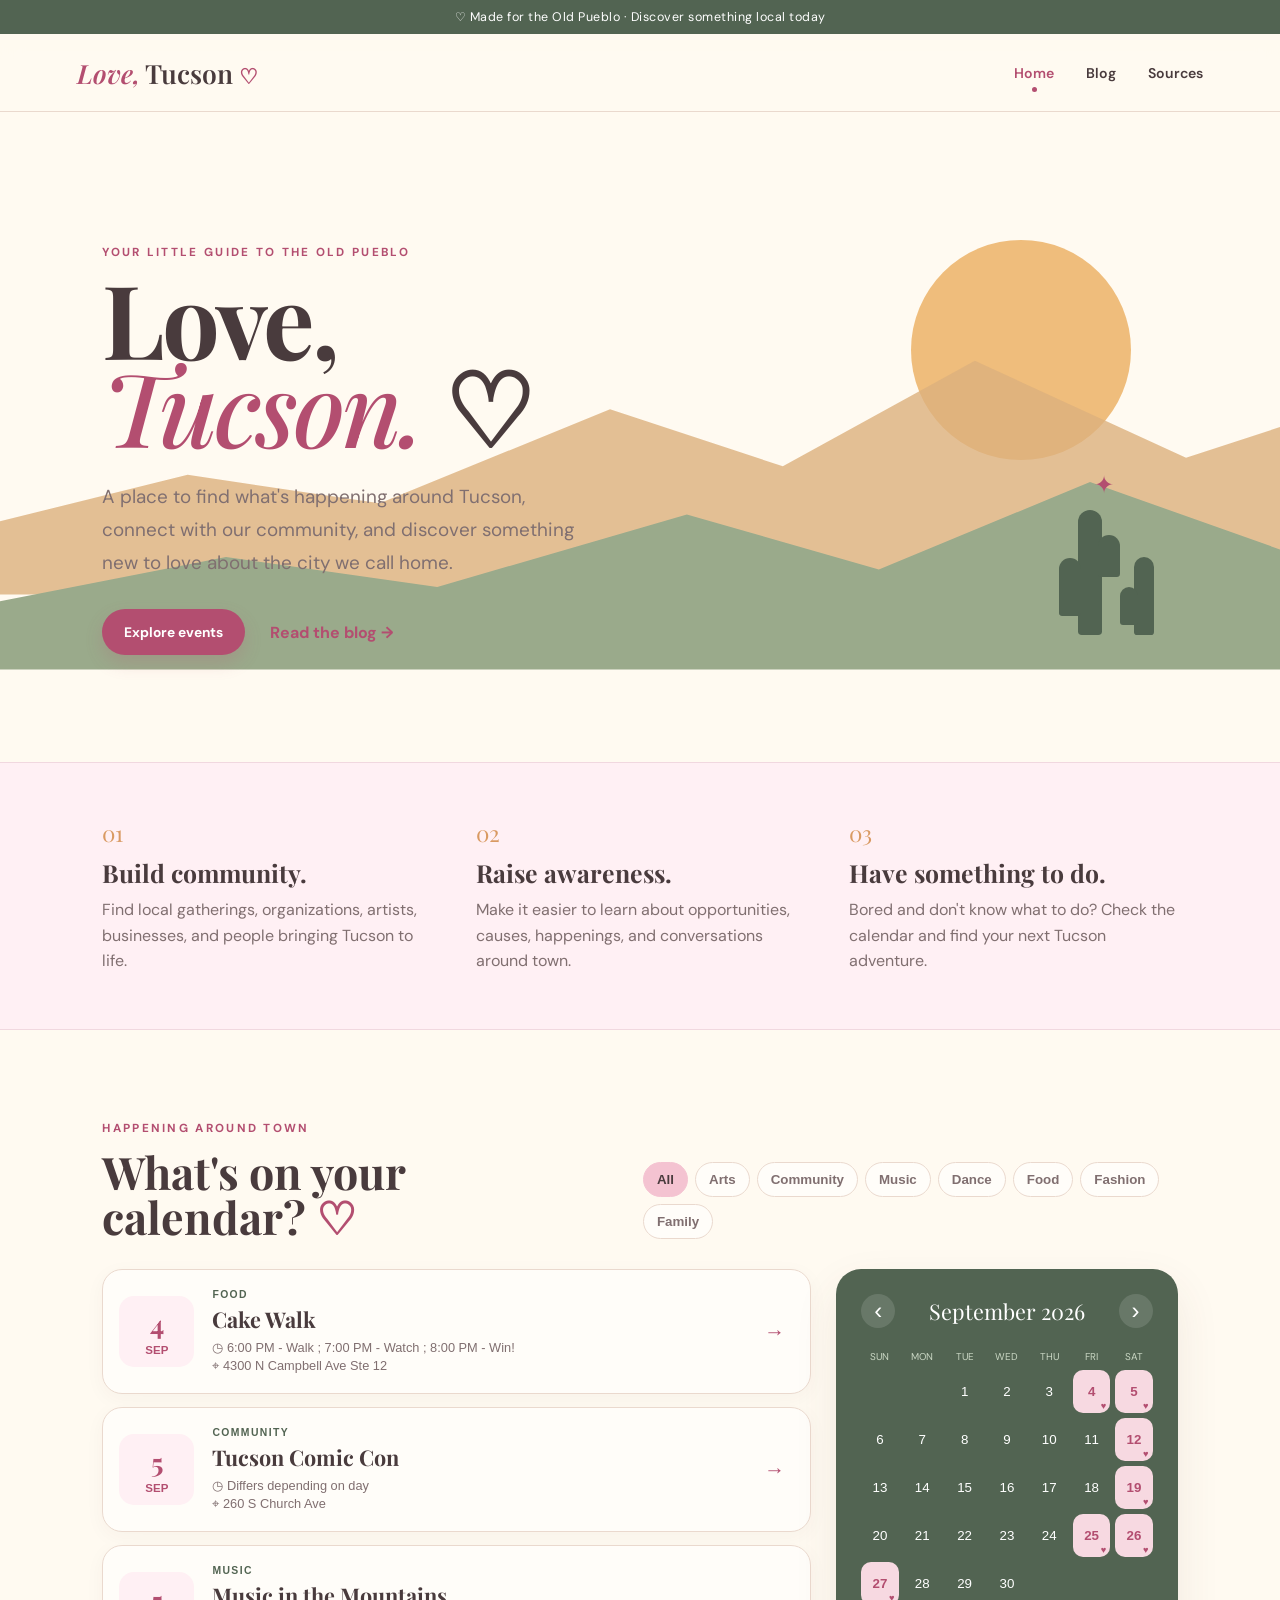
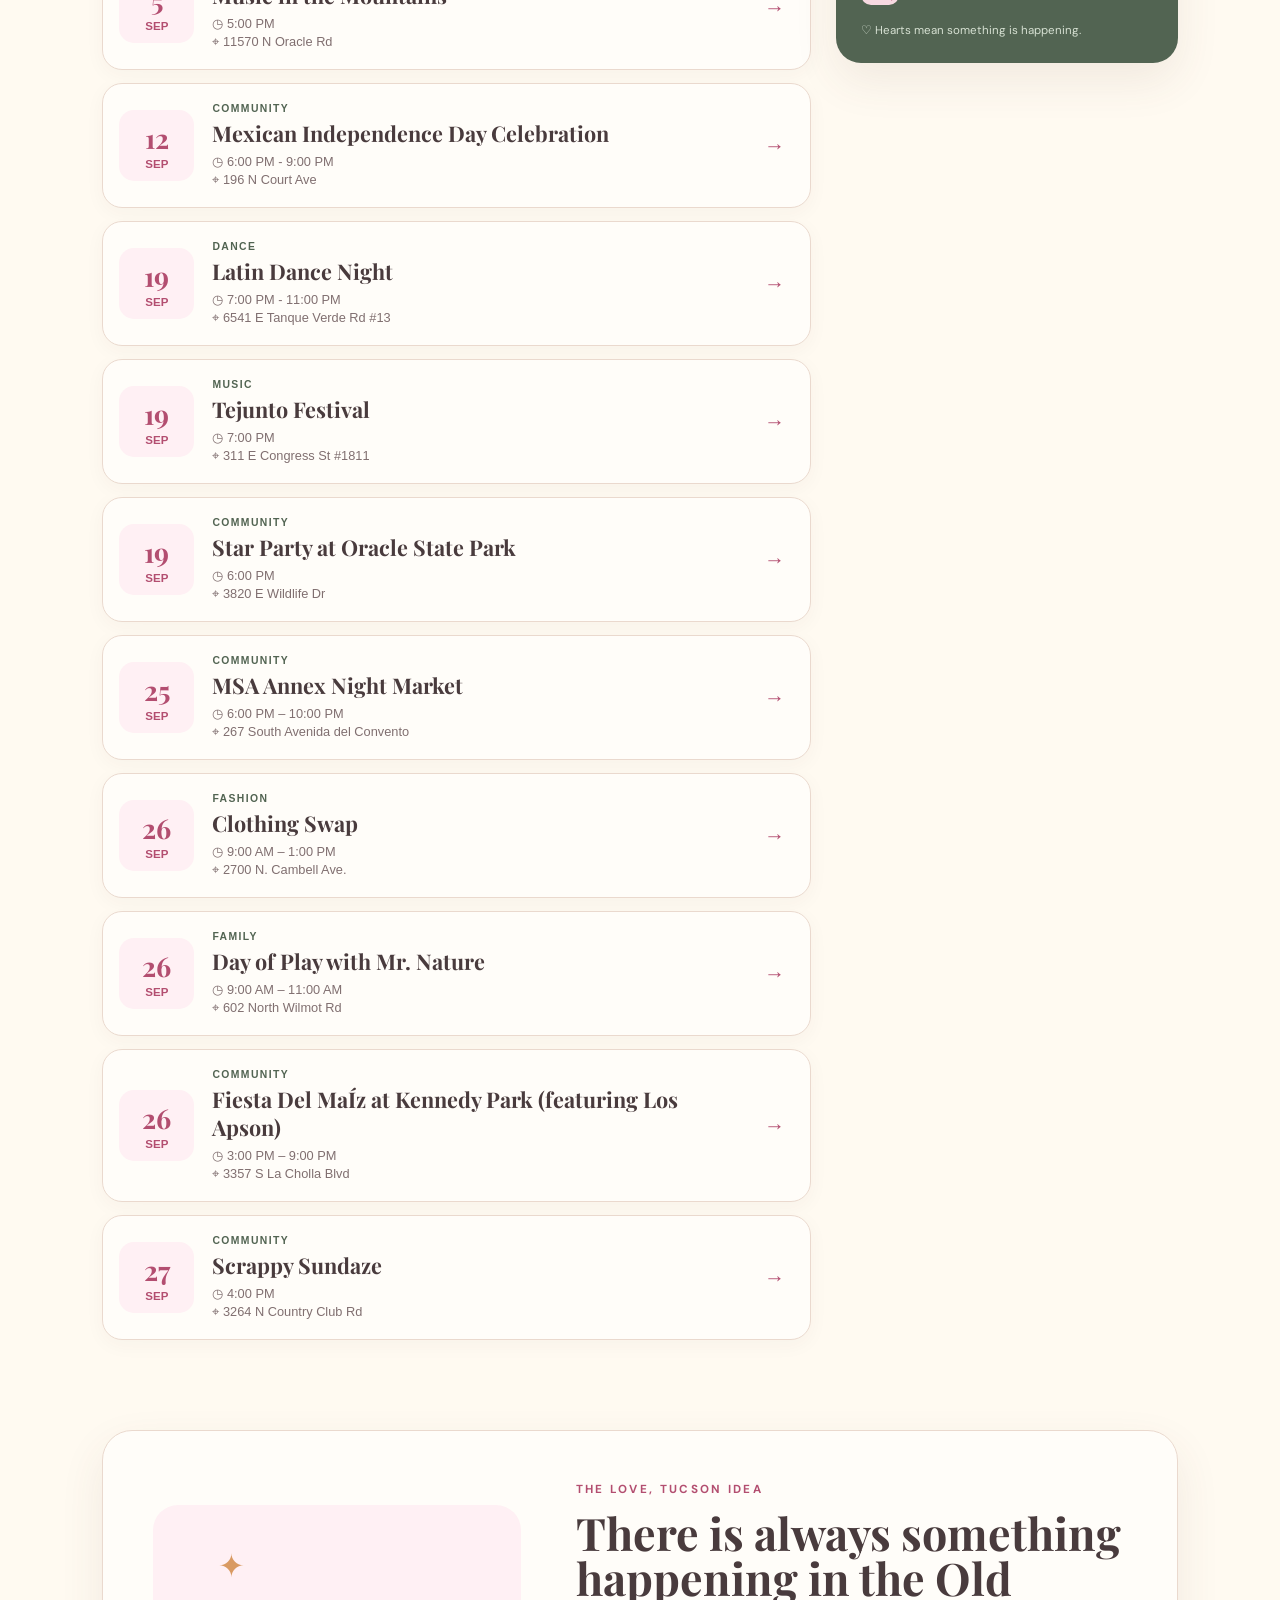
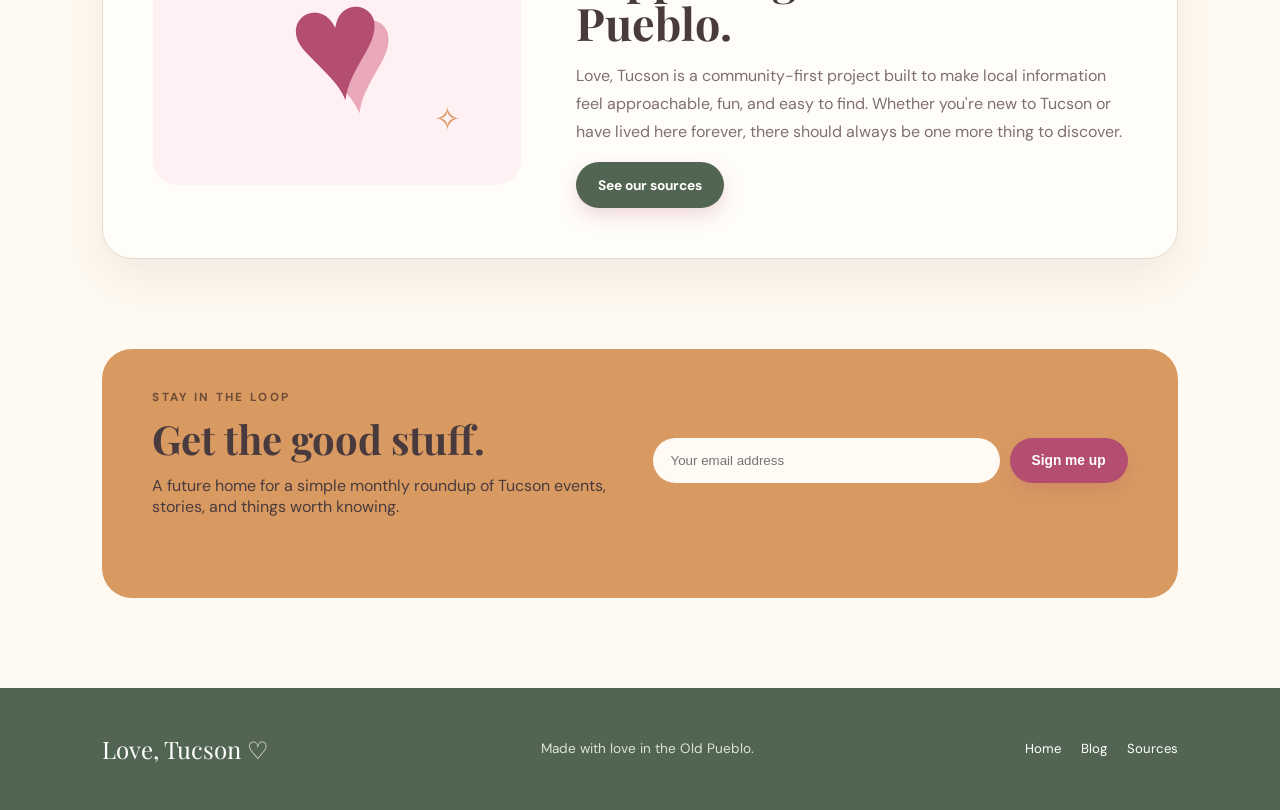
<file: index.html>
<!DOCTYPE html>
<html lang="en">
<head>
<meta charset="UTF-8"><meta name="viewport" content="width=device-width,initial-scale=1.0">
<meta name="description" content="Love, Tucson: a community-centered guide to events, stories, and events happening around Tucson, Arizona.">
<title>Love, Tucson ♡</title>
<style>
@import url('https://fonts.googleapis.com/css2?family=DM+Sans:wght@400;500;600;700&family=Playfair+Display:ital,wght@0,500;0,600;1,500;1,600&display=swap');
:root{--pink:#f4c3d1;--pink-light:#fff0f4;--pink-dark:#b34e70;--sage:#9aaa8b;--sage-dark:#526452;--tan:#d99a62;--cream:#fffaf1;--paper:#fffdf9;--ink:#493b3d;--muted:#806f70;--line:#ead9ce;--shadow:0 18px 45px rgba(95,65,54,.09)}*{box-sizing:border-box}html{scroll-behavior:smooth}body{margin:0;background:var(--cream);color:var(--ink);font-family:'DM Sans',Arial,sans-serif}body:before{content:"";position:fixed;inset:0;pointer-events:none;opacity:.13;background-image:radial-gradient(#a66f70 .7px,transparent .7px);background-size:20px 20px;z-index:-1}a{color:inherit}.announcement{background:var(--sage-dark);color:#fff;padding:9px 6%;text-align:center;font-size:.78rem;letter-spacing:.5px}.site-header{height:78px;padding:0 6%;display:flex;align-items:center;justify-content:space-between;border-bottom:1px solid var(--line);background:rgba(255,250,241,.94);backdrop-filter:blur(12px);position:sticky;top:0;z-index:20}.brand{text-decoration:none;font-family:'Playfair Display',serif;font-size:1.65rem;font-weight:600}.brand span{color:var(--pink-dark);font-style:italic}.brand b{color:var(--pink-dark);font-size:1.3rem}.nav{display:flex;gap:32px}.nav a{text-decoration:none;font-weight:600;font-size:.88rem;position:relative}.nav a.active,.nav a:hover{color:var(--pink-dark)}.nav a.active:after{content:"";position:absolute;left:0;right:0;bottom:-10px;margin:auto;width:5px;height:5px;background:var(--pink-dark);border-radius:50%}.menu-toggle{display:none;border:0;background:none;font-size:1.5rem}.hero{min-height:650px;padding:85px 8% 60px;display:grid;grid-template-columns:0.9fr 1.1fr;gap:20px;align-items:center;overflow:hidden}.eyebrow{color:var(--pink-dark);font-weight:700;font-size:.73rem;letter-spacing:2.3px;margin:0 0 14px}.hero h1,.page-hero h1{font-family:'Playfair Display',serif;font-size:clamp(4rem,8vw,7.2rem);line-height:.86;margin:0;color:var(--ink);letter-spacing:-3px}.hero h1 em,.page-hero h1 em{color:var(--pink-dark);font-weight:500}.lead{font-size:1.18rem;line-height:1.75;max-width:610px;color:var(--muted);margin:30px 0}.hero-copy{position:relative;z-index:10;max-width:620px}.hero-actions{display:flex;align-items:center;gap:25px}.button{display:inline-block;border:0;background:var(--pink-dark);color:#fff;text-decoration:none;padding:14px 22px;border-radius:999px;font-weight:700;font-size:.86rem;cursor:pointer;box-shadow:0 8px 18px rgba(179,78,112,.2)}.button:hover{transform:translateY(-1px)}.button.secondary{background:var(--sage-dark)}.text-link{font-weight:700;text-decoration:none;color:var(--pink-dark)}.desert-scene{
  height:440px;
  position:relative;
  width:100%;
  overflow:visible;
}

/* BIGGER SUN — positioned beside Love, Tucson */
.sun{
  position:absolute;
  width:220px;
  height:220px;
  border-radius:50%;
  background:#efbd7c;
  top:10px;
  right:8%;
  z-index:1;
}

/* Mountains stretch beyond the scene so they fill the screen */
.mountain{
  position:absolute;
  bottom:0;
  left:-50vw;
  width:150vw;
  height:285px;
  clip-path:polygon(
    0 78%,
    12% 58%,
    22% 68%,
    34% 35%,
    43% 55%,
    53% 18%,
    64% 52%,
    74% 30%,
    84% 57%,
    94% 40%,
    100% 62%,
    100% 100%,
    0 100%
  );
}

.mountain-back{
  background:#dcb17e;
  opacity:.8;
  bottom:75px;
  z-index:2;
}

.mountain-front{
  background:var(--sage);
  height:250px;
  bottom:0;
  z-index:3;
  clip-path:polygon(
    0 76%,
    14% 55%,
    25% 67%,
    38% 38%,
    48% 60%,
    59% 25%,
    70% 55%,
    80% 35%,
    90% 60%,
    100% 45%,
    100% 100%,
    0 100%
  );
}

/* Cleaner, more natural saguaro */
.cactus{
  position:absolute;
  background:var(--sage-dark);
  width:24px;
  border-radius:16px 16px 5px 5px;
  bottom:35px;
  z-index:5;
}

/* Main saguaro */
.cactus-one{
  height:125px;
  right:13%;
}

.cactus-one:before,
.cactus-one:after{
  content:"";
  position:absolute;
  background:inherit;
  border-radius:14px 14px 4px 4px;
}

/* Left arm */
.cactus-one:before{
  width:22px;
  height:58px;
  left:-19px;
  top:48px;
}

/* Right arm */
.cactus-one:after{
  width:22px;
  height:42px;
  right:-18px;
  top:25px;
}

/* Smaller cactus */
.cactus-two{
  height:78px;
  width:20px;
  right:4%;
  bottom:35px;
}

.cactus-two:before{
  content:"";
  position:absolute;
  width:18px;
  height:38px;
  background:inherit;
  border-radius:12px 12px 4px 4px;
  left:-14px;
  top:30px;
}

.flower{
  position:absolute;
  right:11%;
  bottom:170px;
  color:var(--pink-dark);
  font-size:1.5rem;
  z-index:6;
}.intro-strip{background:var(--pink-light);padding:55px 8%;display:grid;grid-template-columns:repeat(3,1fr);gap:45px;border-top:1px solid #f1d8df;border-bottom:1px solid #f1d8df}.intro-strip span{font-family:'Playfair Display',serif;color:var(--tan);font-size:1.4rem}.intro-strip h2{font-family:'Playfair Display',serif;font-size:1.55rem;margin:8px 0}.intro-strip p{color:var(--muted);line-height:1.6;margin:0}.events-section{padding:90px 8%}.section-heading{display:flex;justify-content:space-between;align-items:end;gap:30px;margin-bottom:30px}.section-heading h2,.feature h2,.newsletter h2,.source-intro h2,.source-note h2{font-family:'Playfair Display',serif;font-size:2.8rem;margin:0;line-height:1}.section-heading h2 span{color:var(--pink-dark)}.filters{display:flex;gap:7px;flex-wrap:wrap}.filter{border:1px solid var(--line);background:var(--paper);padding:9px 13px;border-radius:999px;color:var(--muted);font-weight:600;cursor:pointer}.filter.active,.filter:hover{background:var(--pink);color:var(--ink);border-color:var(--pink)}.event-layout{display:grid;grid-template-columns:1.35fr .65fr;gap:25px}.event-list{display:grid;gap:13px}.event-card{width:100%;display:grid;grid-template-columns:75px 1fr 30px;gap:18px;align-items:center;text-align:left;background:var(--paper);border:1px solid var(--line);border-radius:20px;padding:16px;cursor:pointer;color:var(--ink);box-shadow:0 5px 20px rgba(80,55,45,.04)}.event-card:hover{border-color:var(--pink-dark);transform:translateY(-2px);box-shadow:var(--shadow)}.event-date{background:var(--pink-light);border-radius:15px;text-align:center;padding:10px 5px;color:var(--pink-dark)}.event-date strong{font-family:'Playfair Display',serif;font-size:1.7rem;display:block}.event-date span{font-size:.72rem;text-transform:uppercase;font-weight:700}.event-info .tag,.tag{font-size:.65rem;text-transform:uppercase;letter-spacing:1.4px;color:var(--sage-dark);font-weight:800}.event-info h3{margin:4px 0 7px;font-family:'Playfair Display',serif;font-size:1.35rem}.event-info p{margin:3px 0;color:var(--muted);font-size:.8rem}.event-arrow{font-size:1.3rem;color:var(--pink-dark)}.calendar-card{background:var(--sage-dark);color:#fff;border-radius:25px;padding:25px;box-shadow:var(--shadow);align-self:start;position:sticky;top:105px}.calendar-top{display:flex;align-items:center;justify-content:space-between;font-family:'Playfair Display',serif;font-size:1.35rem;margin-bottom:22px}.calendar-top button{width:34px;height:34px;border-radius:50%;border:0;background:rgba(255,255,255,.13);color:#fff;font-size:1.5rem;cursor:pointer}.weekdays,.calendar-grid{display:grid;grid-template-columns:repeat(7,1fr);gap:5px}.weekdays{font-size:.62rem;text-transform:uppercase;color:#cad7c4;text-align:center;margin-bottom:7px}.calendar-day{height:43px;border:0;background:transparent;color:#fff;border-radius:10px;position:relative;cursor:default}.calendar-day.has-event{background:#f7d9e1;color:var(--pink-dark);font-weight:700;cursor:pointer}.calendar-day.has-event:hover{background:#fff}.calendar-day b{position:absolute;font-size:.58rem;right:4px;bottom:2px}.calendar-note{font-size:.72rem;color:#d6e0d2;margin:18px 0 0}.feature{margin:0 8% 90px;background:var(--paper);border:1px solid var(--line);border-radius:30px;padding:50px;display:grid;grid-template-columns:.8fr 1.2fr;gap:55px;align-items:center;box-shadow:var(--shadow)}.feature p:not(.eyebrow){color:var(--muted);line-height:1.75}.feature-art{height:280px;background:var(--pink-light);border-radius:25px;display:flex;align-items:center;justify-content:center;position:relative;overflow:hidden}.heart-big{font-size:10rem;color:var(--pink-dark);text-shadow:12px 15px 0 #e9a9bb;transform:rotate(-8deg)}.sparkle{position:absolute;color:var(--tan);font-size:2rem}.s1{top:40px;left:65px}.s2{bottom:45px;right:60px}.newsletter{margin:0 8% 90px;background:var(--tan);border-radius:30px;padding:40px 50px;display:grid;grid-template-columns:1fr 1fr;align-items:center;gap:25px}.newsletter .eyebrow{color:#6e4b36}.newsletter h2{font-size:2.5rem}.newsletter p:not(.eyebrow){max-width:550px}.newsletter form{display:flex;gap:10px}.newsletter input{flex:1;border:0;border-radius:999px;padding:15px 18px;background:#fffaf3;outline:none}.signup-message{grid-column:2;margin:0;font-size:.8rem}.page-hero{padding:90px 8% 70px;background:var(--pink-light);border-bottom:1px solid #f0d9df}.page-hero p:last-child{max-width:650px;color:var(--muted);font-size:1.15rem;line-height:1.7;margin-top:28px}.blog-grid{padding:80px 8% 100px;display:grid;grid-template-columns:repeat(2,1fr);gap:25px}.blog-card{background:var(--paper);border:1px solid var(--line);border-radius:25px;overflow:hidden;box-shadow:0 5px 20px rgba(80,55,45,.04)}.blog-illustration{height:220px;display:flex;align-items:center;justify-content:center;font-size:6rem;font-family:'Playfair Display',serif}.blog-illustration.pink{background:var(--pink);color:var(--pink-dark)}.blog-illustration.sage{background:var(--sage);color:#fff}.blog-illustration.tan{background:var(--tan);color:#fff4df}.blog-illustration.cream{background:#f1e5d0;color:var(--sage-dark)}.blog-body{padding:28px}.blog-body h2{font-family:'Playfair Display',serif;font-size:1.8rem;margin:9px 0}.blog-body p{color:var(--muted);line-height:1.65}.blog-body a{color:var(--pink-dark);font-weight:700;text-decoration:none}.sources-wrap{padding:80px 8%;display:grid;grid-template-columns:.65fr 1.35fr;gap:70px}.source-intro p{color:var(--muted);line-height:1.7}.source-list{display:grid;gap:10px}.source-item{display:grid;grid-template-columns:40px 1fr 30px;align-items:center;gap:15px;padding:22px;border:1px solid var(--line);border-radius:18px;text-decoration:none;background:var(--paper)}.source-item:hover{border-color:var(--pink-dark)}.source-item>span{font-family:'Playfair Display',serif;color:var(--tan)}.source-item h3{margin:0 0 5px;font-family:'Playfair Display',serif;font-size:1.3rem}.source-item p{margin:0;color:var(--muted);font-size:.84rem;line-height:1.5}.source-item>b{color:var(--pink-dark)}.source-note{margin:0 8% 90px;padding:40px;background:var(--sage);border-radius:25px}.source-note h2{font-size:2rem}.source-note p{max-width:800px;line-height:1.7;color:#f5f7f0}.modal{display:none;position:fixed;inset:0;z-index:50;align-items:center;justify-content:center;padding:20px}.modal.show{display:flex}.modal-backdrop{position:absolute;inset:0;background:rgba(55,42,43,.58);backdrop-filter:blur(3px)}.modal-box{position:relative;background:var(--cream);max-width:560px;width:100%;border-radius:28px;padding:38px;box-shadow:0 30px 80px rgba(0,0,0,.2)}.modal-close{position:absolute;right:18px;top:14px;border:0;background:none;color:var(--pink-dark);font-size:2rem;cursor:pointer}.modal-box h2{font-family:'Playfair Display',serif;font-size:2.5rem;margin:0 0 20px}.modal-meta{display:flex;flex-wrap:wrap;gap:8px;margin-bottom:20px}.modal-meta span{background:var(--pink-light);color:var(--pink-dark);padding:7px 10px;border-radius:999px;font-size:.75rem;font-weight:700}.modal-box>p:not(.eyebrow){color:var(--muted);line-height:1.7}.modal-open{overflow:hidden}.empty{padding:30px;background:var(--paper);border:1px dashed var(--line);border-radius:20px;color:var(--muted)}footer{background:var(--sage-dark);color:#fff;padding:45px 8%;display:flex;align-items:center;justify-content:space-between;gap:20px}footer p{margin:0;color:#dbe4d8;font-size:.85rem}.footer-brand{font-family:'Playfair Display',serif;font-size:1.5rem}.footer-links{display:flex;gap:20px}.footer-links a{text-decoration:none;font-size:.82rem}@media(max-width:850px){.menu-toggle{display:block}.nav{display:none;position:absolute;top:78px;left:0;right:0;background:var(--cream);padding:20px 6%;border-bottom:1px solid var(--line);flex-direction:column;gap:18px}.nav.open{display:flex}.nav a.active:after{display:none}.hero{grid-template-columns:1fr;padding-top:55px}.desert-scene{height:320px}.intro-strip,.event-layout,.feature,.newsletter,.sources-wrap{grid-template-columns:1fr}.section-heading{align-items:start;flex-direction:column}.calendar-card{position:static}.feature{padding:25px}.newsletter{padding:30px}.signup-message{grid-column:1}.blog-grid{grid-template-columns:1fr}footer{flex-direction:column;align-items:flex-start}}@media(max-width:520px){.hero,.events-section,.page-hero,.blog-grid,.sources-wrap{padding-left:5%;padding-right:5%}.feature,.newsletter,.source-note{margin-left:5%;margin-right:5%}.hero h1,.page-hero h1{font-size:4rem}.section-heading h2{font-size:2.2rem}.event-card{grid-template-columns:58px 1fr 15px}.newsletter form{flex-direction:column}.announcement{font-size:.68rem}.site-header{padding:0 5%}}

</style>
</head>
<body>
<div class="announcement">♡ Made for the Old Pueblo · Discover something local today</div>
<header class="site-header">
  <a class="brand" href="index.html"><span>Love,</span> Tucson <b>♡</b></a>
  <button class="menu-toggle" aria-label="Open menu">☰</button>
  <nav class="nav" aria-label="Main navigation">
    <a class="active" href="index.html">Home</a><a href="blog.html">Blog</a><a href="sources.html">Sources</a>
  </nav>
</header>
<main>
<section class="hero">
  <div class="hero-copy">
    <p class="eyebrow">YOUR LITTLE GUIDE TO THE OLD PUEBLO</p>
    <h1>Love,<br><em>Tucson.</em> ♡</h1>
    <p class="lead">A place to find what's happening around Tucson, connect with our community, and discover something new to love about the city we call home.</p>
    <div class="hero-actions"><a class="button" href="#events">Explore events</a><a class="text-link" href="blog.html">Read the blog →</a></div>
  </div>
  <div class="desert-scene" aria-label="Illustration of a Tucson desert landscape">
    <div class="sun"></div><div class="mountain mountain-back"></div><div class="mountain mountain-front"></div>
    <div class="cactus cactus-one"></div><div class="cactus cactus-two"></div><div class="flower">✦</div>
  </div>
</section>
<section class="intro-strip"><div><span>01</span><h2>Build community.</h2><p>Find local gatherings, organizations, artists, businesses, and people bringing Tucson to life.</p></div><div><span>02</span><h2>Raise awareness.</h2><p>Make it easier to learn about opportunities, causes, happenings, and conversations around town.</p></div><div><span>03</span><h2>Have something to do.</h2><p>Bored and don't know what to do? Check the calendar and find your next Tucson adventure.</p></div></section>
<section class="events-section" id="events">
  <div class="section-heading"><div><p class="eyebrow">HAPPENING AROUND TOWN</p><h2>What's on your calendar? <span>♡</span></h2></div><div class="filters"><button class="filter active" data-filter="all">All</button><button class="filter" data-filter="arts">Arts</button><button class="filter" data-filter="community">Community</button><button class="filter" data-filter="music">Music</button><button class="filter" data-filter="dance">Dance</button><button class="filter" data-filter="food">Food</button><button class="filter" data-filter="fashion">Fashion</button><button class="filter" data-filter="family">Family</button></div></div>
  <div class="event-layout"><div class="event-list" id="eventList"></div><aside class="calendar-card"><div class="calendar-top"><button id="prevMonth" aria-label="Previous month">‹</button><div id="calendarTitle"></div><button id="nextMonth" aria-label="Next month">›</button></div><div class="weekdays"><span>Sun</span><span>Mon</span><span>Tue</span><span>Wed</span><span>Thu</span><span>Fri</span><span>Sat</span></div><div class="calendar-grid" id="calendarGrid"></div><p class="calendar-note">♡ Hearts mean something is happening.</p></aside></div>
</section>
<section class="feature"><div class="feature-art"><div class="heart-big">♥</div><div class="sparkle s1">✦</div><div class="sparkle s2">✧</div></div><div><p class="eyebrow">THE LOVE, TUCSON IDEA</p><h2>There is always something happening in the Old Pueblo.</h2><p>Love, Tucson is a community-first project built to make local information feel approachable, fun, and easy to find. Whether you're new to Tucson or have lived here forever, there should always be one more thing to discover.</p><a class="button secondary" href="sources.html">See our sources</a></div></section>
<section class="newsletter"><div><p class="eyebrow">STAY IN THE LOOP</p><h2>Get the good stuff.</h2><p>A future home for a simple monthly roundup of Tucson events, stories, and things worth knowing.</p></div><form onsubmit="event.preventDefault(); document.getElementById('signupMessage').textContent='♡ You’re on the list! (Demo only for now.)';"><input type="email" placeholder="Your email address" aria-label="Email address" required><button class="button" type="submit">Sign me up</button></form><p id="signupMessage" class="signup-message"></p></section>
</main>
<footer><div class="footer-brand">Love, Tucson ♡</div><p>Made with love in the Old Pueblo.</p><div class="footer-links"><a href="index.html">Home</a><a href="blog.html">Blog</a><a href="sources.html">Sources</a></div></footer>
<div class="modal" id="eventModal" aria-hidden="true"><div class="modal-backdrop" data-close></div><article class="modal-box"><button class="modal-close" data-close aria-label="Close">×</button><p class="eyebrow" id="modalCategory"></p><h2 id="modalTitle"></h2><div class="modal-meta"><span id="modalDate"></span><span id="modalTime"></span><span id="modalLocation"></span></div><p id="modalDescription"></p><a id="modalSource" class="button" href="#" target="_blank" rel="noopener">View event source ↗</a></article></div>
<script>
/* LOVE, TUCSON EVENT DATA
   Add real events here. The homepage calendar and event cards update automatically.
   Date format: YYYY-MM-DD
   category: arts | community | music | dance | food | fashion | family
*/
const EVENTS = [
  {id:2,date:'2026-09-04',title:'Cake Walk',category:'food',time:'6:00 PM - Walk ; 7:00 PM - Watch ; 8:00 PM - Win!',location:'4300 N Campbell Ave Ste 12',description:'12 local bakeries are coming together at Bakery by Ren to put on a cake gallery! The event is FREE To view, vote, play bingo, and stay for the return oftheir Great British Bake Off Watch Party. $15 to try all cakes!',source:'https://www.instagram.com/p/DchBJz0AaUx/?igsi=YXh5eGdkZ2d2cm5h'},
  {id:1,date:'2026-09-05',title:'Tucson Comic Con',category:'community',time:'Differs depending on day',location:'260 S Church Ave',description:'Pop culture fest! Tickets go for $38.75+!',source:'https://tucsoncomic-con.com/'},
  {id:5,date:'2026-09-05',title:'Music in the Mountains',category:'music',time:'5:00 PM',location:'11570 N Oracle Rd',description:'Enjoy a mix of R&B, Jazz, Roots Rock and Country',source:'https://azstateparks.com/catalina/events/music-in-the-mountains-concert-series'},
  {id:2,date:'2026-09-12',title:'Mexican Independence Day Celebration',category:'community',time:'6:00 PM - 9:00 PM',location:'196 N Court Ave',description:'Free event! Celebrate Tucson’s Mexican history and heritage with a Ballet Folklorico performance by Danzacultura Mexicana, mariachi music by Los Changuitos Feos, and the traditional El Grito, presented by Sandra Orozco, Head of the Documents Department, Consulate of Mexico.',source:'https://tucsonpresidio.com/civicrm/event/info/?reset=1&id=1266'},
  {id:2,date:'2026-09-19',title:'Latin Dance Night',category:'dance',time:'7:00 PM - 11:00 PM',location:'6541 E Tanque Verde Rd #13',description:'Join Xplosion in the Savoy Opera House at Trail Dust Town for Latin Dance Night featuring Tejano and Cumbias! This is a 21+ event. Doors will open at 7pm. Tickets are $4.60+ ',source:'https://www.tickettailor.com/events/traildusttown/2379762'},
  {id:2,date:'2026-09-19',title:'Tejunto Festival',category:'music',time:'7:00 PM',location:'311 E Congress St #1811',description:'21+. Tickets are $10+. Catch the sounds of Tejano like never before at Tejunto Fest! ',source:'https://hotelcongress.com/event/tejunto-fest/'},
  {id:3,date:'2026-09-19',title:'Star Party at Oracle State Park',category:'community',time:'6:00 PM',location:'3820 E Wildlife Dr',description:'Join for a special evening of stargazing, music, moon-themed activities, and fish tacos at Oracle State Park, an official International Dark Sky Park! This event takes place on International Observe the Moon Night and will be a great chance to observe the first quarter moon!',source:'https://azstateparks.com/oracle/events/star-party-oracle'},
  {id:4,date:'2026-09-25',title:'MSA Annex Night Market',category:'community',time:'6:00 PM – 10:00 PM',location:'267 South Avenida del Convento',description:'80+ vendors, food trucks, and local shops close out the summer series under the stars in the Mercado District.',source:'https://mercadodistrict.com/event/summer-night-market-vendor-application/'},
  {id:5,date:'2026-09-26',title:'Clothing Swap',category:'fashion',time:'9:00 AM – 1:00 PM',location:'2700 N. Cambell Ave.',description:'By Di Luna Candles & Tucson Love Letter. **DROP-OFF DATES: Sept. 24 from 9:00 AM to 6:00 PM & Sept. 25 from 9:00 AM to 4:00 PM at Di Luna** Free clothes! Please bring gently used and clean clothing, all remaining clothes will be donated to mutual aid group Community Care Tucson',source:'https://www.instagram.com/p/Db84QvPRAb/?igsi=MTFvb3U4ZjE5NTEzbA=='},
  {id:5,date:'2026-09-26',title:'Day of Play with Mr. Nature',category:'family',time:'9:00 AM – 11:00 AM',location:'602 North Wilmot Rd',description:'Mr. Nature is bringing the jams all around Tucson this month! From early morning Z-Street jams, a big community walk, an evening at the zoo, an inclusive family celebration, and a special Day of Play, there are SO many ways to get out, have fun, and make memories together!',source:'https://tucsonlittles.com/event/day-of-play-w-mr-nature/'},
  {id:5,date:'2026-09-26',title:'Fiesta Del MaÍz at Kennedy Park (featuring Los Apson)',category:'community',time:'3:00 PM – 9:00 PM',location:'3357 S La Cholla Blvd',description:'ALL AGES & FREE community event at Kennedy Park starting at 4pm with food, live music, family friendly activities and more. Free Face Painting, Arts & crafts, and fun for the entire family.',source:'https://www.pueblosdelmaiz.com/events-all/maiz-fiesta-los-apson'},
  {id:5,date:'2026-09-27',title:'Scrappy Sundaze',category:'community',time:'4:00 PM',location:'3264 N Country Club Rd',description:'Spend a scrappy sundazeeee with them at on Sunday as they celebrate one year of Keep Tucson Crafty. There will be indoor AND outdoor seating available at this event). Tickets are $20',source:'https://www.instagram.com/p/Dcw3OjrPdqc/?utm_source=ig_web_copy_link&igsi=MzRlODBiNWFlZA=='}
];

(function(){
const $=s=>document.querySelector(s), $$=s=>document.querySelectorAll(s);
const menu=$('.menu-toggle'), nav=$('.nav'); if(menu) menu.addEventListener('click',()=>nav.classList.toggle('open'));
const list=$('#eventList'), grid=$('#calendarGrid'), title=$('#calendarTitle');
let current=new Date(2026,8,1), activeFilter='all';
const monthName=d=>d.toLocaleString('en-US',{month:'long',year:'numeric'});
const fmtDate=s=>new Date(s+'T12:00:00').toLocaleDateString('en-US',{weekday:'long',month:'long',day:'numeric',year:'numeric'});
function openEvent(e){const m=$('#eventModal'); if(!m)return; $('#modalCategory').textContent=e.category.toUpperCase();$('#modalTitle').textContent=e.title;$('#modalDate').textContent='♡ '+fmtDate(e.date);$('#modalTime').textContent='◷ '+e.time;$('#modalLocation').textContent='⌖ '+e.location;$('#modalDescription').textContent=e.description;$('#modalSource').href=e.source;m.classList.add('show');m.setAttribute('aria-hidden','false');document.body.classList.add('modal-open')}
function closeModal(){const m=$('#eventModal');if(m){m.classList.remove('show');m.setAttribute('aria-hidden','true');document.body.classList.remove('modal-open')}}
$$('[data-close]').forEach(x=>x.addEventListener('click',closeModal));document.addEventListener('keydown',e=>{if(e.key==='Escape')closeModal()});
function renderList(){if(!list)return;const shown=EVENTS.filter(e=>activeFilter==='all'||e.category===activeFilter).sort((a,b)=>a.date.localeCompare(b.date));list.innerHTML=shown.map(e=>{const d=new Date(e.date+'T12:00:00');return `<button class="event-card" data-id="${e.id}"><div class="event-date"><strong>${d.getDate()}</strong><span>${d.toLocaleString('en-US',{month:'short'})}</span></div><div class="event-info"><span class="tag">${e.category}</span><h3>${e.title}</h3><p>◷ ${e.time}</p><p>⌖ ${e.location}</p></div><span class="event-arrow">→</span></button>`}).join('')||'<p class="empty">No events in this category yet. Check back soon ♡</p>';$$('.event-card').forEach(b=>b.addEventListener('click',()=>openEvent(EVENTS.filter(e => e.date === dateStr))));}
function renderCalendar(){if(!grid)return;const y=current.getFullYear(),m=current.getMonth();title.textContent=monthName(current);grid.innerHTML='';const first=new Date(y,m,1).getDay(),total=new Date(y,m+1,0).getDate();for(let i=0;i<first;i++)grid.appendChild(document.createElement('div'));for(let n=1;n<=total;n++){const key=`${y}-${String(m+1).padStart(2,'0')}-${String(n).padStart(2,'0')}`, matches=EVENTS.filter(e=>e.date===key);const c=document.createElement('button');c.className='calendar-day'+(matches.length?' has-event':'');c.innerHTML=`<span>${n}</span>${matches.length?'<b>♥</b>':''}`;if(matches.length)c.addEventListener('click',()=>openEvent(matches[0]));grid.appendChild(c)}}
if($('#prevMonth'))$('#prevMonth').onclick=()=>{current.setMonth(current.getMonth()-1);renderCalendar()};if($('#nextMonth'))$('#nextMonth').onclick=()=>{current.setMonth(current.getMonth()+1);renderCalendar()};
$$('.filter').forEach(b=>b.addEventListener('click',()=>{$$('.filter').forEach(x=>x.classList.remove('active'));b.classList.add('active');activeFilter=b.dataset.filter;renderList()}));
renderList();renderCalendar();
})();

</script>
</body></html>
</file>
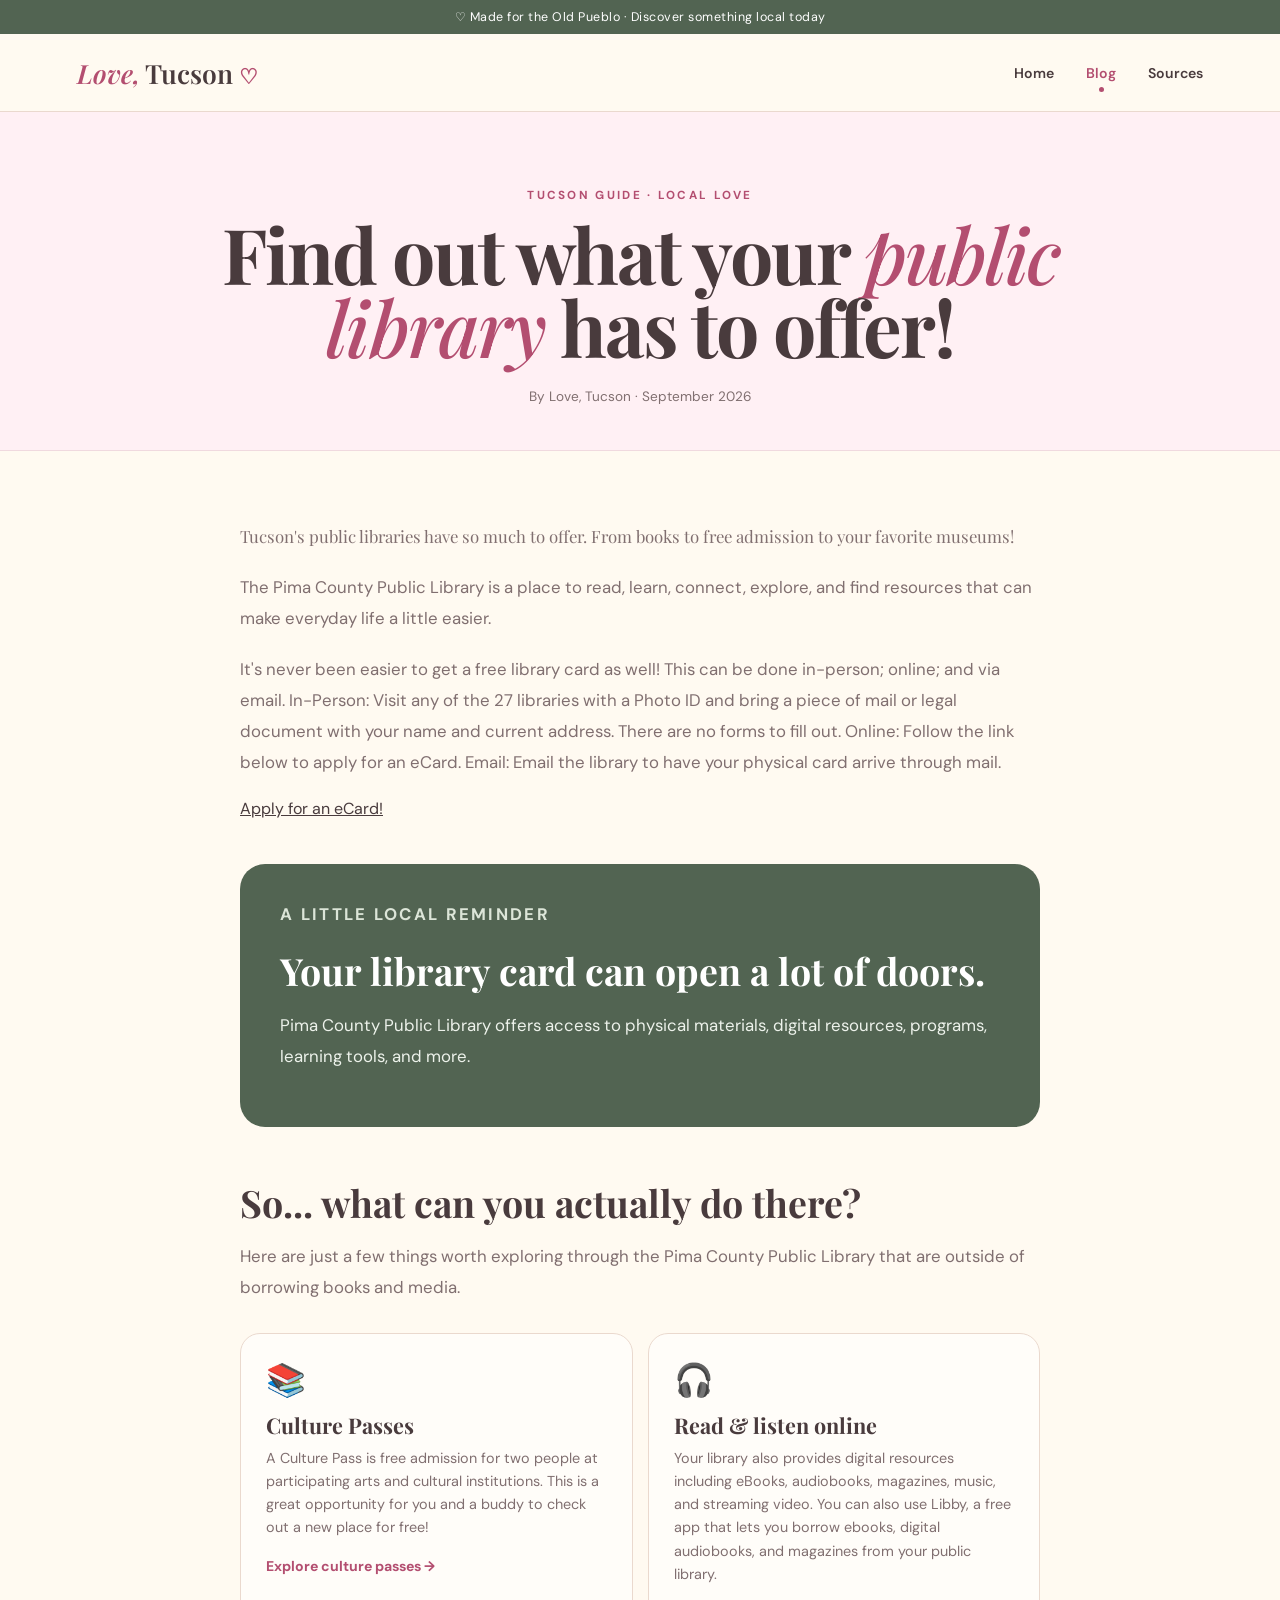
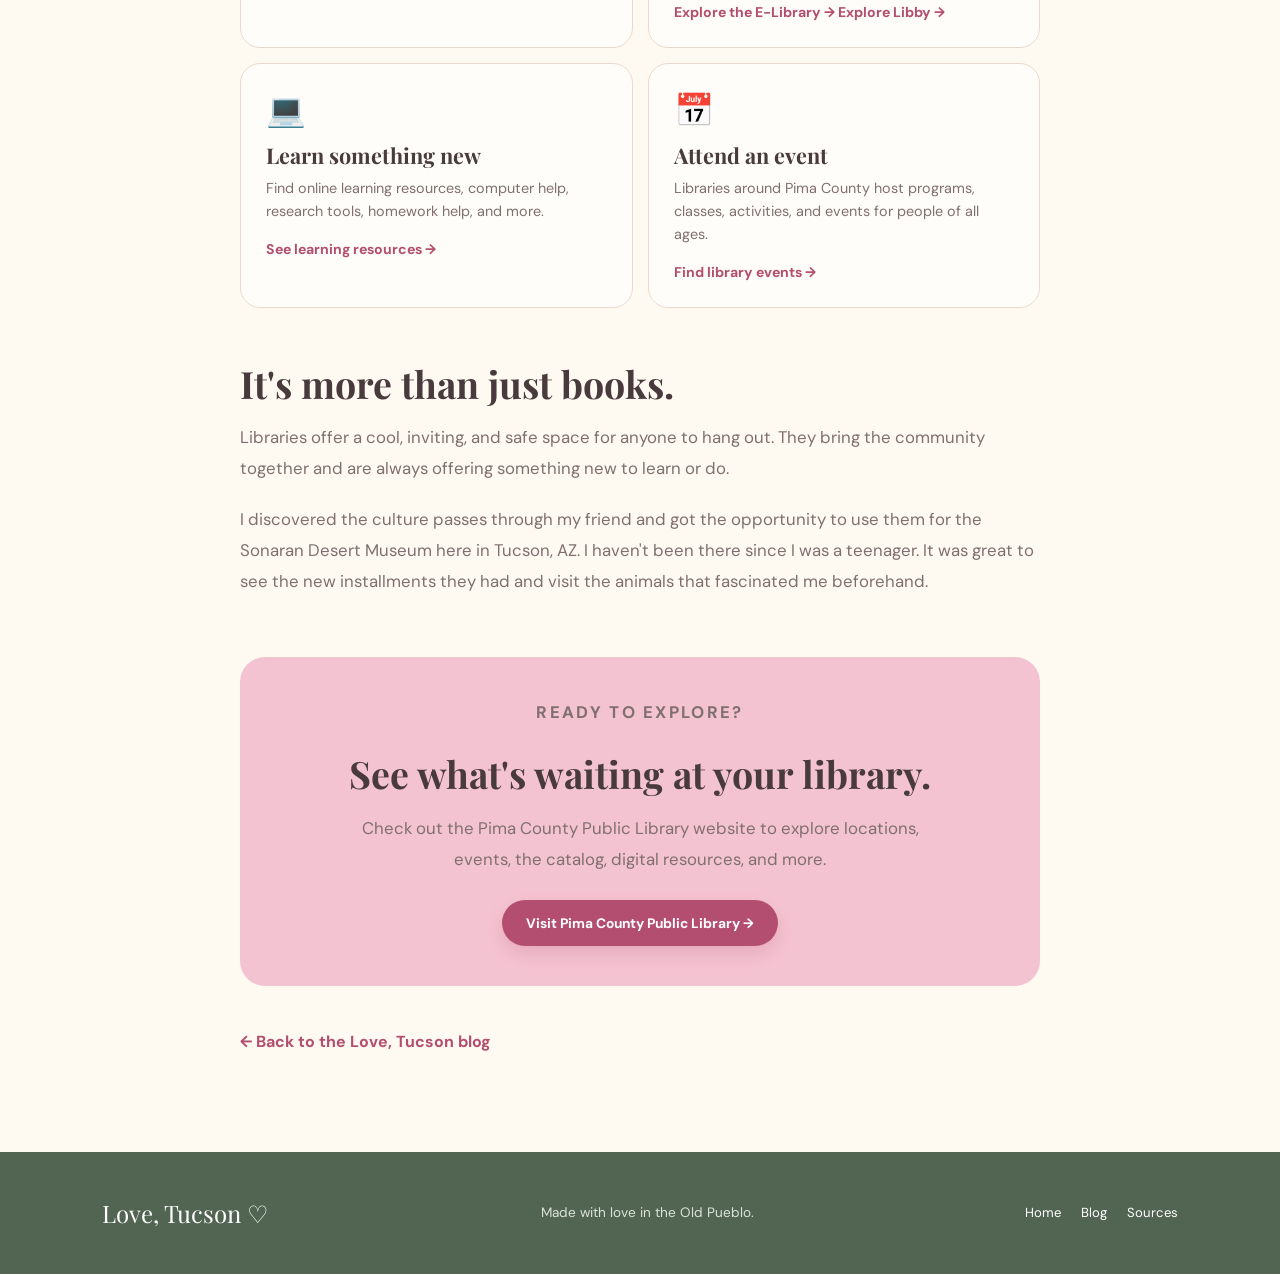
<file: blog1library.html>
<!DOCTYPE html>
<html lang="en">
<head>
  <meta charset="UTF-8">
  <meta name="viewport" content="width=device-width, initial-scale=1.0">

  <meta
    name="description"
    content="Find out what your public library has to offer in Tucson."
  >

  <title>Find Out What Your Public Library Has to Offer · Love, Tucson ♡</title>

  <style>
    @import url('https://fonts.googleapis.com/css2?family=DM+Sans:wght@400;500;600;700&family=Playfair+Display:ital,wght@0,500;0,600;1,500;1,600&display=swap');

    :root {
      --pink: #f4c3d1;
      --pink-light: #fff0f4;
      --pink-dark: #b34e70;
      --sage: #9aaa8b;
      --sage-dark: #526452;
      --tan: #d99a62;
      --cream: #fffaf1;
      --paper: #fffdf9;
      --ink: #493b3d;
      --muted: #806f70;
      --line: #ead9ce;
      --shadow: 0 18px 45px rgba(95,65,54,.09);
    }

    * {
      box-sizing: border-box;
    }

    html {
      scroll-behavior: smooth;
    }

    body {
      margin: 0;
      background: var(--cream);
      color: var(--ink);
      font-family: 'DM Sans', Arial, sans-serif;
    }

    body:before {
      content: "";
      position: fixed;
      inset: 0;
      pointer-events: none;
      opacity: .13;
      background-image:
        radial-gradient(#a66f70 .7px, transparent .7px);
      background-size: 20px 20px;
      z-index: -1;
    }

    a {
      color: inherit;
    }

    /* ---------------- HEADER ---------------- */

    .announcement {
      background: var(--sage-dark);
      color: #fff;
      padding: 9px 6%;
      text-align: center;
      font-size: .78rem;
      letter-spacing: .5px;
    }

    .site-header {
      height: 78px;
      padding: 0 6%;
      display: flex;
      align-items: center;
      justify-content: space-between;
      border-bottom: 1px solid var(--line);
      background: rgba(255,250,241,.94);
      backdrop-filter: blur(12px);
      position: sticky;
      top: 0;
      z-index: 20;
    }

    .brand {
      text-decoration: none;
      font-family: 'Playfair Display', serif;
      font-size: 1.65rem;
      font-weight: 600;
    }

    .brand span {
      color: var(--pink-dark);
      font-style: italic;
    }

    .brand b {
      color: var(--pink-dark);
      font-size: 1.3rem;
    }

    .nav {
      display: flex;
      gap: 32px;
    }

    .nav a {
      text-decoration: none;
      font-weight: 600;
      font-size: .88rem;
      position: relative;
    }

    .nav a.active,
    .nav a:hover {
      color: var(--pink-dark);
    }

    .nav a.active:after {
      content: "";
      position: absolute;
      left: 0;
      right: 0;
      bottom: -10px;
      margin: auto;
      width: 5px;
      height: 5px;
      background: var(--pink-dark);
      border-radius: 50%;
    }

    .menu-toggle {
      display: none;
      border: 0;
      background: none;
      font-size: 1.5rem;
    }

    /* ---------------- ARTICLE HERO ---------------- */

    .article-hero {
      padding: 75px 8% 45px;
      text-align: center;
      background: var(--pink-light);
      border-bottom: 1px solid #f0d9df;
    }

    .eyebrow {
      color: var(--pink-dark);
      font-weight: 700;
      font-size: .73rem;
      letter-spacing: 2.3px;
      margin: 0 0 14px;
    }

    .article-hero h1 {
      font-family: 'Playfair Display', serif;
      font-size: clamp(3rem, 6vw, 5.5rem);
      line-height: .95;
      margin: 0 auto;
      max-width: 900px;
      color: var(--ink);
      letter-spacing: -2px;
    }

    .article-hero h1 em {
      color: var(--pink-dark);
      font-weight: 500;
    }

    .article-meta {
      margin-top: 25px;
      color: var(--muted);
      font-size: .85rem;
    }

    /* ---------------- FEATURE IMAGE ---------------- */

    .article-image {
      width: min(1100px, 84%);
      margin: 45px auto 0;
      border-radius: 28px;
      overflow: hidden;
      box-shadow: var(--shadow);
      background: var(--paper);
    }

    .article-image img {
      width: 100%;
      height: 500px;
      display: block;
      object-fit: cover;
    }

    .image-caption {
      padding: 12px 18px;
      font-size: .75rem;
      color: var(--muted);
      text-align: center;
      background: var(--paper);
    }

    /* ---------------- ARTICLE ---------------- */

    .article-container {
      max-width: 850px;
      margin: 70px auto 100px;
      padding: 0 25px;
    }

    .article-intro {
      font-family: 'Playfair Display', serif;
      font-size: 1.65rem;
      line-height: 1.55;
      color: var(--ink);
      margin-bottom: 45px;
    }

    .article-container h2 {
      font-family: 'Playfair Display', serif;
      font-size: 2.35rem;
      line-height: 1.1;
      margin: 55px 0 18px;
    }

    .article-container h3 {
      font-family: 'Playfair Display', serif;
      font-size: 1.5rem;
      margin: 30px 0 10px;
    }

    .article-container p {
      color: var(--muted);
      font-size: 1.05rem;
      line-height: 1.85;
      margin: 0 0 20px;
    }

    .article-container ul {
      color: var(--muted);
      line-height: 1.85;
      font-size: 1.05rem;
      padding-left: 25px;
    }

    .article-container li {
      margin-bottom: 10px;
    }

    /* ---------------- FEATURE BOX ---------------- */

    .library-box {
      background: var(--sage-dark);
      color: white;
      border-radius: 25px;
      padding: 35px 40px;
      margin: 45px 0;
    }

    .library-box .eyebrow {
      color: #dce5d8;
    }

    .library-box h2 {
      margin-top: 5px;
      color: white;
    }

    .library-box p {
      color: #edf2eb;
    }

    /* ---------------- RESOURCE CARDS ---------------- */

    .resources {
      display: grid;
      grid-template-columns: repeat(2, 1fr);
      gap: 15px;
      margin: 30px 0 45px;
    }

    .resource-card {
      background: var(--paper);
      border: 1px solid var(--line);
      border-radius: 20px;
      padding: 25px;
      transition: .2s ease;
    }

    .resource-card:hover {
      transform: translateY(-2px);
      border-color: var(--pink-dark);
      box-shadow: var(--shadow);
    }

    .resource-icon {
      font-size: 2rem;
      color: var(--pink-dark);
      margin-bottom: 10px;
    }

    .resource-card h3 {
      margin: 0 0 8px;
      font-size: 1.35rem;
    }

    .resource-card p {
      font-size: .9rem;
      line-height: 1.6;
      margin-bottom: 15px;
    }

    .resource-card a {
      color: var(--pink-dark);
      font-weight: 700;
      text-decoration: none;
      font-size: .88rem;
    }

    /* ---------------- CTA ---------------- */

    .article-cta {
      background: var(--pink);
      border-radius: 25px;
      padding: 40px;
      margin-top: 60px;
      text-align: center;
    }

    .article-cta h2 {
      margin-top: 0;
    }

    .article-cta p {
      max-width: 600px;
      margin: 0 auto 25px;
    }

    .button {
      display: inline-block;
      background: var(--pink-dark);
      color: white;
      text-decoration: none;
      padding: 14px 24px;
      border-radius: 999px;
      font-weight: 700;
      font-size: .86rem;
      box-shadow: 0 8px 18px rgba(179,78,112,.2);
    }

    .button:hover {
      transform: translateY(-1px);
    }

    .back-link {
      display: inline-block;
      margin-top: 45px;
      color: var(--pink-dark);
      text-decoration: none;
      font-weight: 700;
    }

    /* ---------------- FOOTER ---------------- */

    footer {
      background: var(--sage-dark);
      color: #fff;
      padding: 45px 8%;
      display: flex;
      align-items: center;
      justify-content: space-between;
      gap: 20px;
    }

    footer p {
      margin: 0;
      color: #dbe4d8;
      font-size: .85rem;
    }

    .footer-brand {
      font-family: 'Playfair Display', serif;
      font-size: 1.5rem;
    }

    .footer-links {
      display: flex;
      gap: 20px;
    }

    .footer-links a {
      text-decoration: none;
      font-size: .82rem;
    }

    /* ---------------- MOBILE ---------------- */

    @media(max-width: 850px) {

      .menu-toggle {
        display: block;
      }

      .nav {
        display: none;
        position: absolute;
        top: 78px;
        left: 0;
        right: 0;
        background: var(--cream);
        padding: 20px 6%;
        border-bottom: 1px solid var(--line);
        flex-direction: column;
        gap: 18px;
      }

      .nav.open {
        display: flex;
      }

      .nav a.active:after {
        display: none;
      }

      .article-image {
        width: 90%;
      }

      .article-image img {
        height: 350px;
      }

      .resources {
        grid-template-columns: 1fr;
      }

      footer {
        flex-direction: column;
        align-items: flex-start;
      }
    }

    @media(max-width: 520px) {

      .article-hero {
        padding-left: 5%;
        padding-right: 5%;
      }

      .article-hero h1 {
        font-size: 3rem;
      }

      .article-container {
        padding: 0 5%;
      }

      .article-intro {
        font-size: 1.35rem;
      }

      .article-container h2 {
        font-size: 2rem;
      }

      .library-box,
      .article-cta {
        padding: 28px;
      }

      .article-image img {
        height: 260px;
      }

      .announcement {
        font-size: .68rem;
      }

      .site-header {
        padding: 0 5%;
      }
    }
  </style>
</head>

<body>

  <!-- ANNOUNCEMENT -->
  <div class="announcement">
    ♡ Made for the Old Pueblo · Discover something local today
  </div>

  <!-- HEADER -->
  <header class="site-header">

    <a class="brand" href="index.html">
      <span>Love,</span> Tucson <b>♡</b>
    </a>

    <button class="menu-toggle" aria-label="Open menu">
      ☰
    </button>

    <nav class="nav">
      <a href="index.html">Home</a>
      <a class="active" href="blog.html">Blog</a>
      <a href="sources.html">Sources</a>
    </nav>

  </header>


  <main>

    <!-- ARTICLE TITLE -->
    <section class="article-hero">

      <p class="eyebrow">TUCSON GUIDE · LOCAL LOVE</p>

      <h1>
        Find out what your
        <em>public library</em>
        has to offer!
      </h1>

      <div class="article-meta">
        By Love, Tucson · September 2026
      </div>

    </section>

    <!-- ARTICLE -->
    <article class="article-container">

      <p class="article-intro">
        Tucson's public libraries have so much to offer. From books to free admission to your favorite museums! 
      </p>


      <p>
        The Pima County Public Library is a place to read, learn, connect,
        explore, and find resources that can make everyday life a little
        easier.
      </p>


      <p>
        It's never been easier to get a free library card as well! This can be done in-person; online; and via email.
        In-Person: Visit any of the 27 libraries with a Photo ID and bring a piece of mail or legal document with your name
        and current address. There are no forms to fill out. Online: Follow the link below to apply for an eCard. Email: Email the library
        to have your physical card arrive through mail.
      </p>
          <a
            href="https://www.library.pima.gov/getalibrarycard/"
            target="_blank"
            rel="noopener"
          >
            Apply for an eCard!
          </a>
      

      <!-- LIBRARY HIGHLIGHT -->
      <div class="library-box">

        <p class="eyebrow">A LITTLE LOCAL REMINDER</p>

        <h2>
          Your library card can open a lot of doors.
        </h2>

        <p>
          Pima County Public Library offers access to physical materials,
          digital resources, programs, learning tools, and more.
        </p>

      </div>


      <!-- SECTION -->
      <h2>So... what can you actually do there?</h2>


      <p>
        Here are just a few things worth exploring through the Pima County
        Public Library that are outside of borrowing books and media.
      </p>


      <!-- RESOURCE CARDS -->
      <div class="resources">

        <div class="resource-card">

          <div class="resource-icon">📚</div>

          <h3>Culture Passes</h3>

          <p>
           A Culture Pass is free admission for two people at participating arts and cultural institutions. This is
            a great opportunity for you and a buddy to check out a new place for free!
          </p>

          <a
            href="https://www.library.pima.gov/culturepasses/"
            target="_blank"
            rel="noopener"
          >
            Explore culture passes →
          </a>

        </div>


        <div class="resource-card">

          <div class="resource-icon">🎧</div>

          <h3>Read & listen online</h3>

          <p>
            Your library also provides digital resources including eBooks,
            audiobooks, magazines, music, and streaming video. You can also use Libby,
            a free app that lets you borrow ebooks, digital audiobooks, and magazines from your public library.
          </p>

          <a
            href="https://www.library.pima.gov/elibrary/"
            target="_blank"
            rel="noopener"
          >
            Explore the E-Library →
          </a>
          
          <a
            href="https://libbyapp.com/"
            target="_blank"
            rel="noopener"
          >
            Explore Libby →
          </a>
          
        </div>


        <div class="resource-card">

          <div class="resource-icon">💻</div>

          <h3>Learn something new</h3>

          <p>
            Find online learning resources, computer help, research tools,
            homework help, and more.
          </p>

          <a
            href="https://www.library.pima.gov/elibrary/"
            target="_blank"
            rel="noopener"
          >
            See learning resources →
          </a>

        </div>


        <div class="resource-card">

          <div class="resource-icon">📅</div>

          <h3>Attend an event</h3>

          <p>
            Libraries around Pima County host programs, classes, activities,
            and events for people of all ages.
          </p>

          <a
            href="https://www.library.pima.gov/events/"
            target="_blank"
            rel="noopener"
          >
            Find library events →
          </a>

        </div>

      </div>


      <!-- PERSONAL WRITING SECTION -->
      <h2>It's more than just books.</h2>

      <p>
        <!-- ADD YOUR PERSONAL WRITING HERE -->
        Libraries offer a cool, inviting, and safe space for anyone to hang out. 
        They bring the community together and are always offering something new to learn or do.
      </p>


      <p>
       I discovered the culture passes through my friend and got the opportunity to use them 
        for the Sonaran Desert Museum here in Tucson, AZ. I haven't been there since I was a teenager.
        It was great to see the new installments they had and visit the animals that fascinated me beforehand.
      </p>


      <!-- CTA -->
      <div class="article-cta">

        <p class="eyebrow">READY TO EXPLORE?</p>

        <h2>
          See what's waiting at your library.
        </h2>

        <p>
          Check out the Pima County Public Library website to explore
          locations, events, the catalog, digital resources, and more.
        </p>

        <a
          class="button"
          href="https://www.library.pima.gov/"
          target="_blank"
          rel="noopener"
        >
          Visit Pima County Public Library →
        </a>

      </div>


      <!-- BACK TO BLOG -->
      <a class="back-link" href="blog.html">
        ← Back to the Love, Tucson blog
      </a>

    </article>

  </main>


  <!-- FOOTER -->
  <footer>

    <div class="footer-brand">
      Love, Tucson ♡
    </div>

    <p>
      Made with love in the Old Pueblo.
    </p>

    <div class="footer-links">
      <a href="index.html">Home</a>
      <a href="blog.html">Blog</a>
      <a href="sources.html">Sources</a>
    </div>

  </footer>


  <script>
    const menuToggle = document.querySelector('.menu-toggle');
    const nav = document.querySelector('.nav');

    menuToggle.addEventListener('click', () => {
      nav.classList.toggle('open');
    });
  </script>

</body>
</html>
</file>
